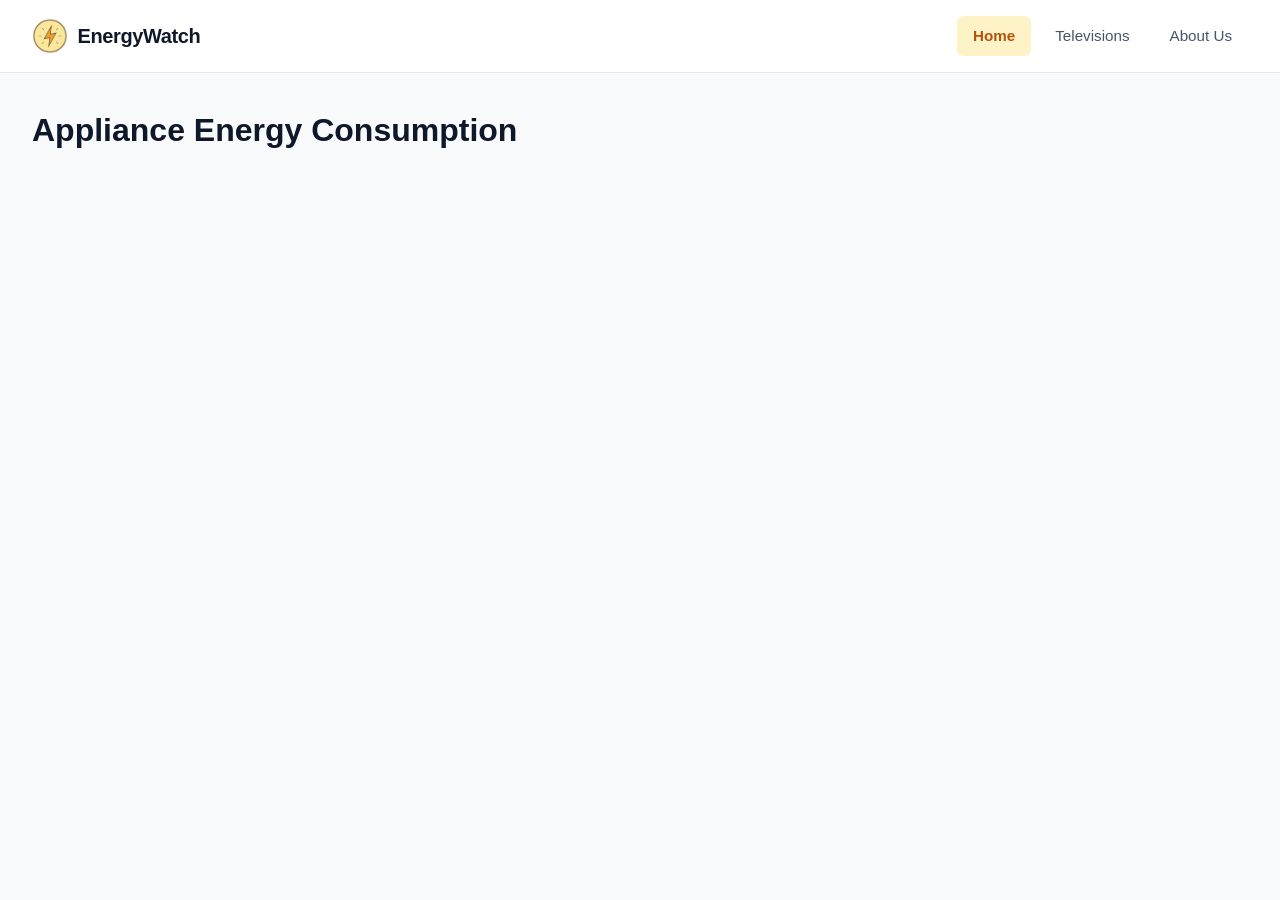
<file: index.html>
<!DOCTYPE html>
<html lang="en">
<head>
    <meta charset="UTF-8">
    <meta name="viewport" content="width=device-width, initial-scale=1.0">
    <title>T04-5: D3 Binding</title>
    <link rel="stylesheet" href="css/styles.css">
</head>
<body>
    <header>
        <a href="index.html" class="logo-container">
            <img src="img/PowerIcon.png" alt="EnergyWatch Icon" class="logo-img">
            <span class="logo-text">EnergyWatch</span>
        </a>
        <nav>
            <ul>
                <li><a href="index.html" class="nav-link active">Home</a></li>
                <li><a href="televisions.html" class="nav-link">Televisions</a></li>
                <li><a href="about-us.html" class="nav-link">About Us</a></li>
            </ul>
        </nav>
    </header>

    <main class="page-content">
        <h1>Appliance Energy Consumption</h1>
        <div id="content"></div>
        <div class="responsive-svg-container"></div>
    </main>

    <script src="https://d3js.org/d3.v7.min.js"></script>
    <script src="t04-4-load.js"></script>
    <script src="t04-5-bars.js"></script>
</body>
</html>
</file>
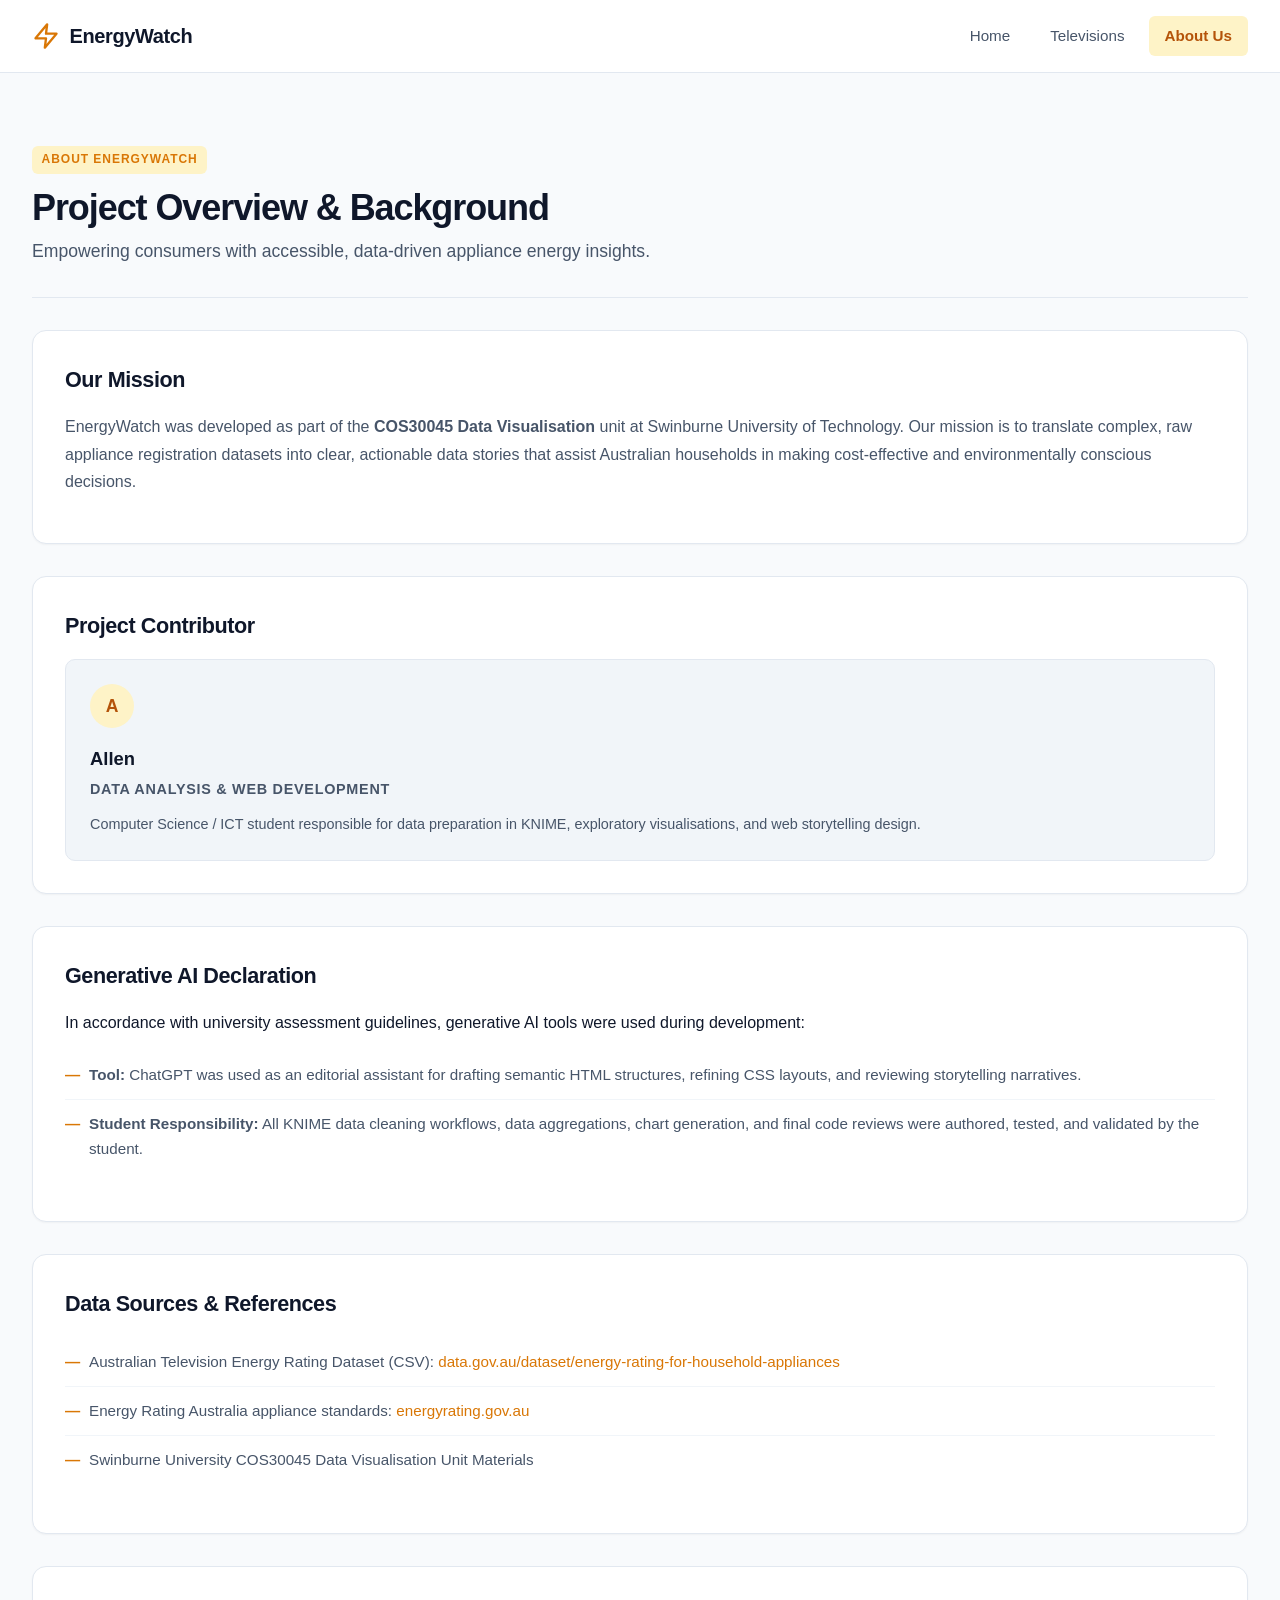
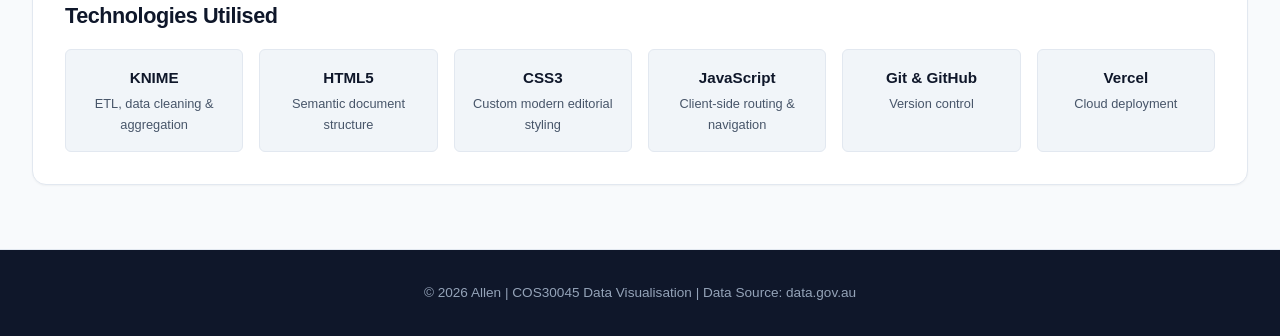
<file: about-us.html>
<!DOCTYPE html>
<html lang="en">
<head>
    <meta charset="UTF-8">
    <meta name="viewport" content="width=device-width, initial-scale=1.0">
    <title>About Us - EnergyWatch</title>
    <link rel="stylesheet" href="css/styles.css">
</head>
<body>
    <header>
        <div class="logo-container">
            <svg class="logo-icon-svg" viewBox="0 0 24 24" fill="none" stroke="currentColor" stroke-width="2" stroke-linecap="round" stroke-linejoin="round">
                <polygon points="13 2 3 14 12 14 11 22 21 10 12 10 13 2"></polygon>
            </svg>
            <span class="logo-text">EnergyWatch</span>
        </div>
        <nav>
            <ul>
                <li><a href="index.html" class="nav-link" data-page="home">Home</a></li>
                <li><a href="televisions.html" class="nav-link" data-page="televisions">Televisions</a></li>
                <li><a href="about-us.html" class="nav-link active" data-page="about">About Us</a></li>
            </ul>
        </nav>
    </header>

    <main class="page-content" id="about-page">
        <section class="hero">
            <span class="hero-tag">About EnergyWatch</span>
            <h1>Project Overview & Background</h1>
            <p class="subtitle">Empowering consumers with accessible, data-driven appliance energy insights.</p>
        </section>

        <section class="info-section">
            <h2>Our Mission</h2>
            <p>
                EnergyWatch was developed as part of the <strong>COS30045 Data Visualisation</strong> unit at Swinburne University of Technology. 
                Our mission is to translate complex, raw appliance registration datasets into clear, actionable data stories that assist Australian households in making cost-effective and environmentally conscious decisions.
            </p>
        </section>

        <section class="team-section">
            <h2>Project Contributor</h2>
            <div class="team-grid">
                <div class="team-member">
                    <div class="member-badge">A</div>
                    <h3>Allen</h3>
                    <p class="member-role">Data Analysis & Web Development</p>
                    <p>Computer Science / ICT student responsible for data preparation in KNIME, exploratory visualisations, and web storytelling design.</p>
                </div>
            </div>
        </section>

        <section class="acknowledgement-section">
            <h2>Generative AI Declaration</h2>
            <p>In accordance with university assessment guidelines, generative AI tools were used during development:</p>
            <ul class="ai-list">
                <li><strong>Tool:</strong> ChatGPT was used as an editorial assistant for drafting semantic HTML structures, refining CSS layouts, and reviewing storytelling narratives.</li>
                <li><strong>Student Responsibility:</strong> All KNIME data cleaning workflows, data aggregations, chart generation, and final code reviews were authored, tested, and validated by the student.</li>
            </ul>
        </section>

        <section class="references-section">
            <h2>Data Sources & References</h2>
            <ul class="references-list">
                <li>Australian Television Energy Rating Dataset (CSV): <a href="https://data.gov.au/data/dataset/energy-rating-for-household-appliances" target="_blank">data.gov.au/dataset/energy-rating-for-household-appliances</a></li>
                <li>Energy Rating Australia appliance standards: <a href="https://www.energyrating.gov.au" target="_blank">energyrating.gov.au</a></li>
                <li>Swinburne University COS30045 Data Visualisation Unit Materials</li>
            </ul>
        </section>

        <section class="tech-section">
            <h2>Technologies Utilised</h2>
            <div class="tech-grid">
                <div class="tech-item">
                    <h3>KNIME</h3>
                    <p>ETL, data cleaning & aggregation</p>
                </div>
                <div class="tech-item">
                    <h3>HTML5</h3>
                    <p>Semantic document structure</p>
                </div>
                <div class="tech-item">
                    <h3>CSS3</h3>
                    <p>Custom modern editorial styling</p>
                </div>
                <div class="tech-item">
                    <h3>JavaScript</h3>
                    <p>Client-side routing & navigation</p>
                </div>
                <div class="tech-item">
                    <h3>Git & GitHub</h3>
                    <p>Version control</p>
                </div>
                <div class="tech-item">
                    <h3>Vercel</h3>
                    <p>Cloud deployment</p>
                </div>
            </div>
        </section>
    </main>

    <footer>
        <p>&copy; 2026 Allen | COS30045 Data Visualisation | Data Source: data.gov.au</p>
    </footer>

    <script src="js/main.js"></script>
</body>
</html>
</file>
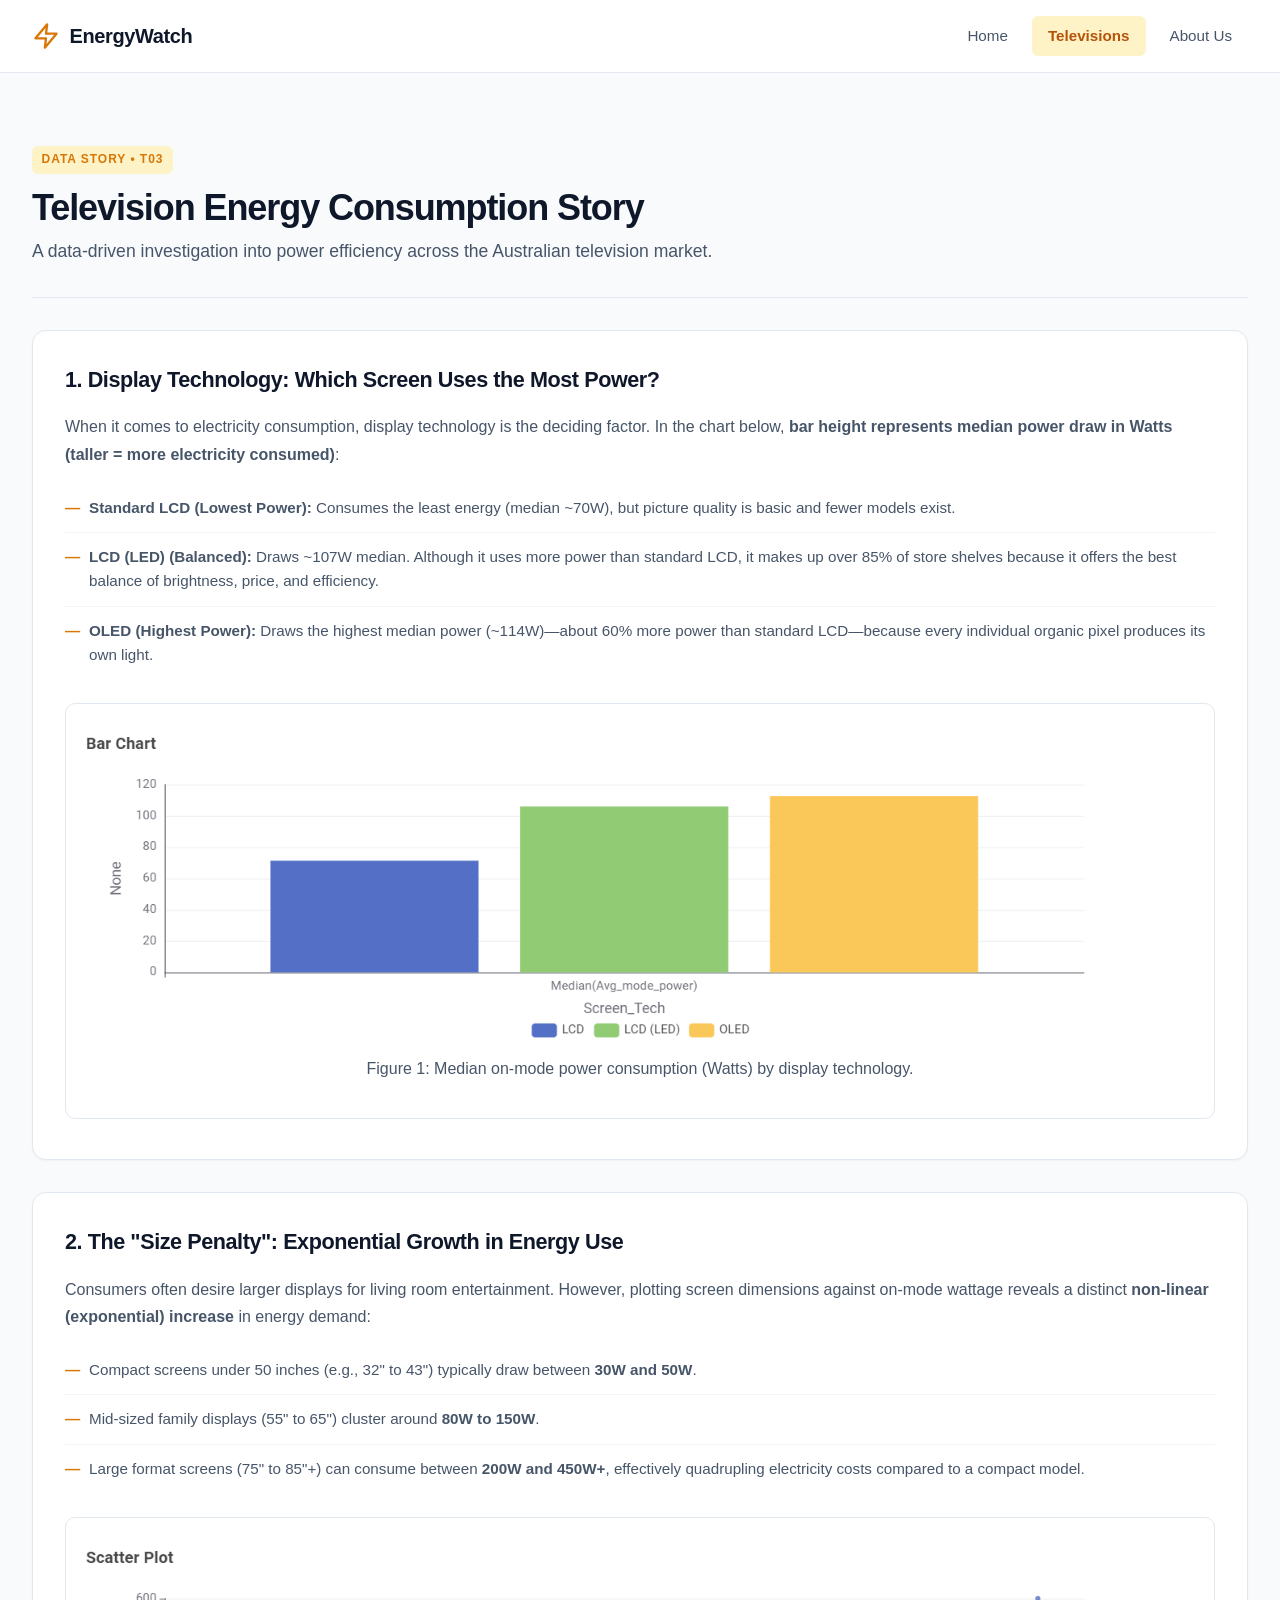
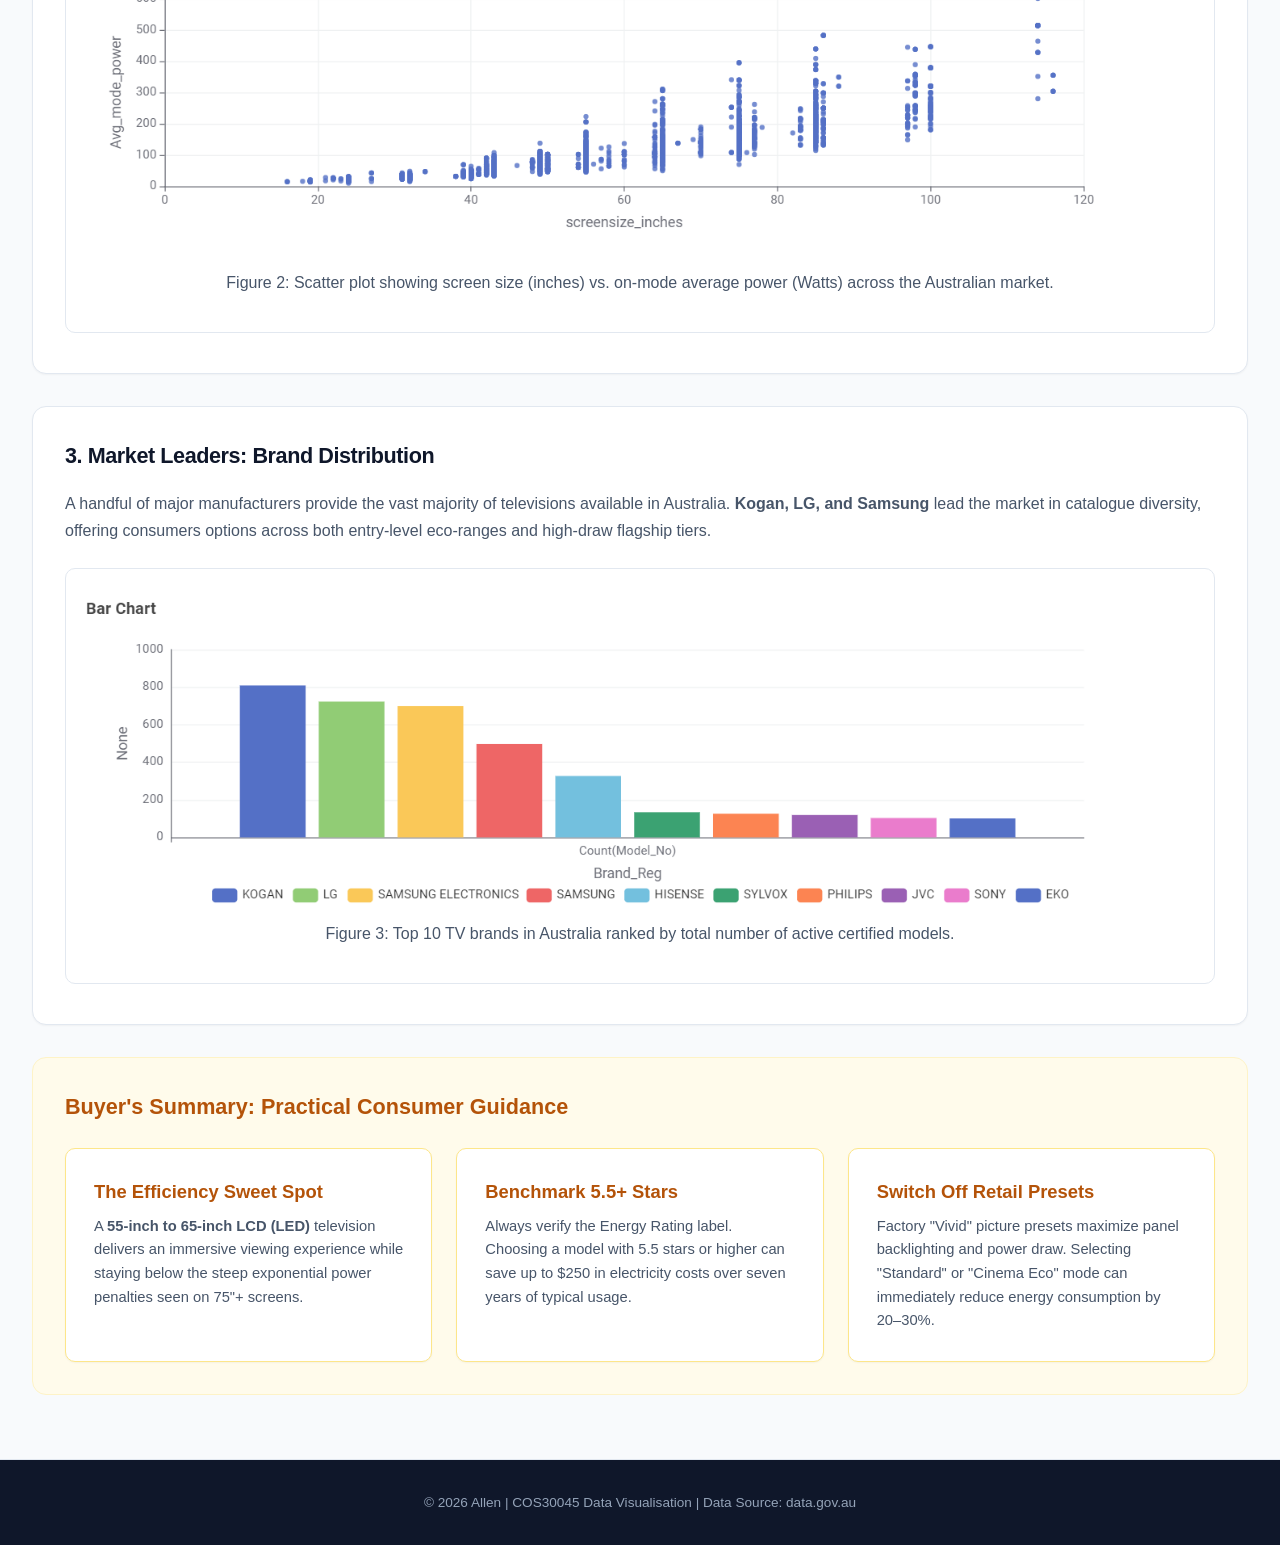
<file: televisions.html>
<!DOCTYPE html>
<html lang="en">
<head>
    <meta charset="UTF-8">
    <meta name="viewport" content="width=device-width, initial-scale=1.0">
    <title>Televisions - EnergyWatch</title>
    <link rel="stylesheet" href="css/styles.css">
</head>
<body>
    <header>
        <div class="logo-container">
            <svg class="logo-icon-svg" viewBox="0 0 24 24" fill="none" stroke="currentColor" stroke-width="2" stroke-linecap="round" stroke-linejoin="round">
                <polygon points="13 2 3 14 12 14 11 22 21 10 12 10 13 2"></polygon>
            </svg>
            <span class="logo-text">EnergyWatch</span>
        </div>
        <nav>
            <ul>
                <li><a href="index.html" class="nav-link" data-page="home">Home</a></li>
                <li><a href="televisions.html" class="nav-link active" data-page="televisions">Televisions</a></li>
                <li><a href="about-us.html" class="nav-link" data-page="about">About Us</a></li>
            </ul>
        </nav>
    </header>

    <main class="page-content" id="televisions-page">
        <section class="hero">
            <span class="hero-tag">Data Story &bull; T03</span>
            <h1>Television Energy Consumption Story</h1>
            <p class="subtitle">A data-driven investigation into power efficiency across the Australian television market.</p>
        </section>

        <section class="story-section">
            <h2>1. Display Technology: Which Screen Uses the Most Power?</h2>
            <p>
                When it comes to electricity consumption, display technology is the deciding factor. 
                In the chart below, <strong>bar height represents median power draw in Watts (taller = more electricity consumed)</strong>:
            </p>
            <ul class="insights-list">
                <li><strong>Standard LCD (Lowest Power):</strong> Consumes the least energy (median ~70W), but picture quality is basic and fewer models exist.</li>
                <li><strong>LCD (LED) (Balanced):</strong> Draws ~107W median. Although it uses more power than standard LCD, it makes up over 85% of store shelves because it offers the best balance of brightness, price, and efficiency.</li>
                <li><strong>OLED (Highest Power):</strong> Draws the highest median power (~114W)—about 60% more power than standard LCD—because every individual organic pixel produces its own light.</li>
            </ul>
            <div class="chart-card">
                <img src="img/chart-screen-tech.png" alt="Median Power Consumption by Display Technology" class="chart-image">
                <p class="chart-caption">Figure 1: Median on-mode power consumption (Watts) by display technology.</p>
            </div>
        </section>

        <!-- Chapter 2 -->
        <section class="story-section">
            <h2>2. The "Size Penalty": Exponential Growth in Energy Use</h2>
            <p>
                Consumers often desire larger displays for living room entertainment. However, plotting screen dimensions against on-mode wattage reveals a distinct <strong>non-linear (exponential) increase</strong> in energy demand:
            </p>
            <ul class="insights-list">
                <li>Compact screens under 50 inches (e.g., 32" to 43") typically draw between <strong>30W and 50W</strong>.</li>
                <li>Mid-sized family displays (55" to 65") cluster around <strong>80W to 150W</strong>.</li>
                <li>Large format screens (75" to 85"+) can consume between <strong>200W and 450W+</strong>, effectively quadrupling electricity costs compared to a compact model.</li>
            </ul>
            <div class="chart-card">
                <img src="img/chart-size-power.png" alt="Screen Size vs Power Consumption Scatter Plot" class="chart-image">
                <p class="chart-caption">Figure 2: Scatter plot showing screen size (inches) vs. on-mode average power (Watts) across the Australian market.</p>
            </div>
        </section>

        <!-- Chapter 3 -->
        <section class="story-section">
            <h2>3. Market Leaders: Brand Distribution</h2>
            <p>
                A handful of major manufacturers provide the vast majority of televisions available in Australia. 
                <strong>Kogan, LG, and Samsung</strong> lead the market in catalogue diversity, offering consumers options across both entry-level eco-ranges and high-draw flagship tiers.
            </p>
            <div class="chart-card">
                <img src="img/chart-top-brands.png" alt="Top 10 TV Brands by Number of Models" class="chart-image">
                <p class="chart-caption">Figure 3: Top 10 TV brands in Australia ranked by total number of active certified models.</p>
            </div>
        </section>

        <!-- Chapter 4 -->
        <section class="recommendation-section">
            <h2>Buyer's Summary: Practical Consumer Guidance</h2>
            <div class="cards">
                <div class="card">
                    <h3>The Efficiency Sweet Spot</h3>
                    <p>A <strong>55-inch to 65-inch LCD (LED)</strong> television delivers an immersive viewing experience while staying below the steep exponential power penalties seen on 75"+ screens.</p>
                </div>
                <div class="card">
                    <h3>Benchmark 5.5+ Stars</h3>
                    <p>Always verify the Energy Rating label. Choosing a model with 5.5 stars or higher can save up to $250 in electricity costs over seven years of typical usage.</p>
                </div>
                <div class="card">
                    <h3>Switch Off Retail Presets</h3>
                    <p>Factory "Vivid" picture presets maximize panel backlighting and power draw. Selecting "Standard" or "Cinema Eco" mode can immediately reduce energy consumption by 20–30%.</p>
                </div>
            </div>
        </section>
    </main>

    <footer>
        <p>&copy; 2026 Allen | COS30045 Data Visualisation | Data Source: data.gov.au</p>
    </footer>

    <script src="js/main.js"></script>
</body>
</html>
</file>
<file: css/styles.css>
:root {
    --bg-main: #F8FAFC;
    --bg-card: #FFFFFF;
    --text-primary: #0F172A;
    --text-secondary: #475569;
    --text-muted: #94A3B8;
    --border-color: #E2E8F0;
    --border-subtle: #F1F5F9;
    
    --accent: #D97706;
    --accent-hover: #B45309;
    --accent-light: #FEF3C7;
    --accent-subtle: #FFFBEB;
    
    --header-bg: #FFFFFF;
    --footer-bg: #0F172A;
    
    --radius-sm: 6px;
    --radius-md: 10px;
    --radius-lg: 14px;
    --shadow-sm: 0 1px 2px rgba(0, 0, 0, 0.04);
    --shadow-md: 0 4px 12px rgba(0, 0, 0, 0.05);
}

* {
    margin: 0;
    padding: 0;
    box-sizing: border-box;
}

body {
    font-family: -apple-system, BlinkMacSystemFont, 'Segoe UI', Roboto, Helvetica, Arial, sans-serif;
    line-height: 1.6;
    color: var(--text-primary);
    background-color: var(--bg-main);
    min-height: 100vh;
    display: flex;
    flex-direction: column;
    -webkit-font-smoothing: antialiased;
}

header {
    background-color: var(--header-bg);
    border-bottom: 1px solid var(--border-color);
    padding: 1rem 2rem;
    position: sticky;
    top: 0;
    z-index: 100;
    display: flex;
    align-items: center;
    justify-content: space-between;
    max-width: 100%;
}

.logo-container {
    display: flex;
    align-items: center;
    gap: 0.6rem;
    cursor: pointer;
    text-decoration: none;
    color: inherit;
}

.logo-img {
    width: 36px;
    height: 36px;
    object-fit: contain;
    border-radius: 50%;
}

.logo-icon-svg {
    width: 28px;
    height: 28px;
    color: var(--accent);
}

.logo-text {
    font-size: 1.25rem;
    font-weight: 700;
    letter-spacing: -0.02em;
    color: var(--text-primary);
}

nav ul {
    list-style: none;
    display: flex;
    gap: 0.5rem;
}

.nav-link {
    display: inline-block;
    padding: 0.5rem 1rem;
    text-decoration: none;
    color: var(--text-secondary);
    font-size: 0.95rem;
    font-weight: 500;
    border-radius: var(--radius-sm);
    transition: all 0.2s ease;
}

.nav-link:hover {
    color: var(--text-primary);
    background-color: var(--border-subtle);
}

.nav-link.active {
    background-color: var(--accent-light);
    color: var(--accent-hover);
    font-weight: 600;
}

main,
.page-content {
    flex: 1;
    padding: 2rem;
    width: 100%;
}

.hero {
    text-align: left;
    padding: 2.5rem 0 2rem 0;
    margin-bottom: 2rem;
    border-bottom: 1px solid var(--border-color);
}

.hero-tag {
    display: inline-block;
    font-size: 0.75rem;
    font-weight: 700;
    text-transform: uppercase;
    letter-spacing: 0.08em;
    color: var(--accent);
    background-color: var(--accent-light);
    padding: 0.25rem 0.6rem;
    border-radius: var(--radius-sm);
    margin-bottom: 0.75rem;
}

.hero h1 {
    font-size: 2.25rem;
    font-weight: 800;
    letter-spacing: -0.03em;
    color: var(--text-primary);
    margin-bottom: 0.5rem;
    line-height: 1.2;
}

.subtitle {
    font-size: 1.1rem;
    color: var(--text-secondary);
    max-width: 720px;
}

.info-section,
.story-section,
.acknowledgement-section,
.references-section,
.tech-section,
.team-section,
.stats-section {
    background-color: var(--bg-card);
    padding: 2rem;
    border-radius: var(--radius-lg);
    margin-bottom: 2rem;
    border: 1px solid var(--border-color);
    box-shadow: var(--shadow-sm);
}

.info-section h2,
.story-section h2,
.acknowledgement-section h2,
.references-section h2,
.tech-section h2,
.team-section h2,
.stats-section h2 {
    font-size: 1.35rem;
    font-weight: 700;
    color: var(--text-primary);
    margin-bottom: 1rem;
    letter-spacing: -0.02em;
}

.info-section p,
.story-section p {
    color: var(--text-secondary);
    font-size: 1rem;
    line-height: 1.7;
    margin-bottom: 1rem;
}

.cards {
    display: grid;
    grid-template-columns: repeat(auto-fit, minmax(280px, 1fr));
    gap: 1.5rem;
    margin-bottom: 2.5rem;
}

.card {
    background-color: var(--bg-card);
    padding: 1.75rem;
    border-radius: var(--radius-md);
    border: 1px solid var(--border-color);
    box-shadow: var(--shadow-sm);
    transition: transform 0.2s ease, box-shadow 0.2s ease;
}

.card:hover {
    transform: translateY(-2px);
    box-shadow: var(--shadow-md);
    border-color: #CBD5E1;
}

.card-icon-svg {
    width: 32px;
    height: 32px;
    color: var(--accent);
    margin-bottom: 1rem;
}

.card h3 {
    font-size: 1.15rem;
    font-weight: 600;
    color: var(--text-primary);
    margin-bottom: 0.5rem;
}

.card p {
    font-size: 0.92rem;
    color: var(--text-secondary);
    line-height: 1.6;
}

.stats-grid {
    display: grid;
    grid-template-columns: repeat(auto-fit, minmax(200px, 1fr));
    gap: 1.5rem;
}

.stat-item {
    padding: 1.5rem;
    background-color: var(--border-subtle);
    border-radius: var(--radius-md);
    text-align: center;
    border: 1px solid var(--border-color);
}

.stat-number {
    display: block;
    font-size: 2.25rem;
    font-weight: 800;
    color: var(--accent);
    letter-spacing: -0.03em;
    margin-bottom: 0.25rem;
}

.stat-label {
    font-size: 0.85rem;
    font-weight: 500;
    color: var(--text-secondary);
    text-transform: uppercase;
    letter-spacing: 0.05em;
}

.insights-list,
.ai-list,
.references-list {
    list-style: none;
    padding: 0;
    margin: 1rem 0;
}

.insights-list li,
.ai-list li,
.references-list li {
    padding: 0.75rem 0 0.75rem 1.5rem;
    position: relative;
    border-bottom: 1px solid var(--border-subtle);
    color: var(--text-secondary);
    font-size: 0.95rem;
    line-height: 1.6;
}

.insights-list li:last-child,
.ai-list li:last-child,
.references-list li:last-child {
    border-bottom: none;
}

.insights-list li::before,
.ai-list li::before,
.references-list li::before {
    content: "—";
    position: absolute;
    left: 0;
    color: var(--accent);
    font-weight: bold;
}

.references-list a {
    color: var(--accent);
    text-decoration: none;
    font-weight: 500;
}

.references-list a:hover {
    text-decoration: underline;
}

.chart-card {
    background-color: #FFFFFF;
    border: 1px solid var(--border-color);
    border-radius: var(--radius-md);
    padding: 1.25rem;
    margin: 1.5rem 0 0.5rem 0;
    text-align: center;
}

.chart-image {
    max-width: 100%;
    height: auto;
    border-radius: var(--radius-sm);
    display: block;
    margin: 0 auto;
}

.chart-caption {
    font-size: 0.82rem;
    color: var(--text-muted);
    margin-top: 0.75rem;
    text-align: center;
}

.recommendation-section {
    background-color: var(--accent-subtle);
    border: 1px solid var(--accent-light);
    padding: 2rem;
    border-radius: var(--radius-lg);
    margin-bottom: 2rem;
}

.recommendation-section h2 {
    color: var(--accent-hover);
    font-size: 1.35rem;
    font-weight: 700;
    margin-bottom: 1.5rem;
}

.recommendation-section .cards {
    margin-bottom: 0;
}

.recommendation-section .card {
    background-color: #FFFFFF;
    border-color: #FDE68A;
}

.recommendation-section .card h3 {
    color: var(--accent-hover);
}

.team-grid {
    display: grid;
    grid-template-columns: repeat(auto-fit, minmax(240px, 1fr));
    gap: 1.5rem;
}

.team-member {
    padding: 1.5rem;
    background-color: var(--border-subtle);
    border-radius: var(--radius-md);
    border: 1px solid var(--border-color);
}

.member-badge {
    display: inline-flex;
    align-items: center;
    justify-content: center;
    width: 44px;
    height: 44px;
    border-radius: 50%;
    background-color: var(--accent-light);
    color: var(--accent-hover);
    font-weight: 700;
    font-size: 1.1rem;
    margin-bottom: 1rem;
}

.team-member h3 {
    font-size: 1.15rem;
    color: var(--text-primary);
    margin-bottom: 0.25rem;
}

.member-role {
    font-size: 0.8rem;
    font-weight: 600;
    text-transform: uppercase;
    letter-spacing: 0.05em;
    color: var(--accent);
    margin-bottom: 0.75rem;
}

.team-member p {
    font-size: 0.9rem;
    color: var(--text-secondary);
}

.tech-grid {
    display: grid;
    grid-template-columns: repeat(auto-fit, minmax(140px, 1fr));
    gap: 1rem;
}

.tech-item {
    background-color: var(--border-subtle);
    padding: 1rem;
    border-radius: var(--radius-sm);
    border: 1px solid var(--border-color);
    text-align: center;
}

.tech-item h3 {
    font-size: 0.95rem;
    color: var(--text-primary);
    margin-bottom: 0.25rem;
}

.tech-item p {
    font-size: 0.8rem;
    color: var(--text-secondary);
}

.d3-canvas {
    background-color: #BAE6FD;
    border: 1px dashed #0284C7;
    border-radius: 6px;
    display: block;
}

footer {
    background-color: var(--footer-bg);
    color: #94A3B8;
    text-align: center;
    padding: 2rem 1.5rem;
    font-size: 0.85rem;
    border-top: 1px solid var(--border-color);
    margin-top: auto;
}

footer p {
    max-width: 800px;
    margin: 0 auto;
}

@media (max-width: 768px) {
    header {
        flex-direction: column;
        gap: 1rem;
        padding: 1rem;
    }
    
    .hero h1 {
        font-size: 1.8rem;
    }
}

.responsive-svg-container {
    margin: 0;
    width: 100%;
    max-width: 1200px;
}
</file>
